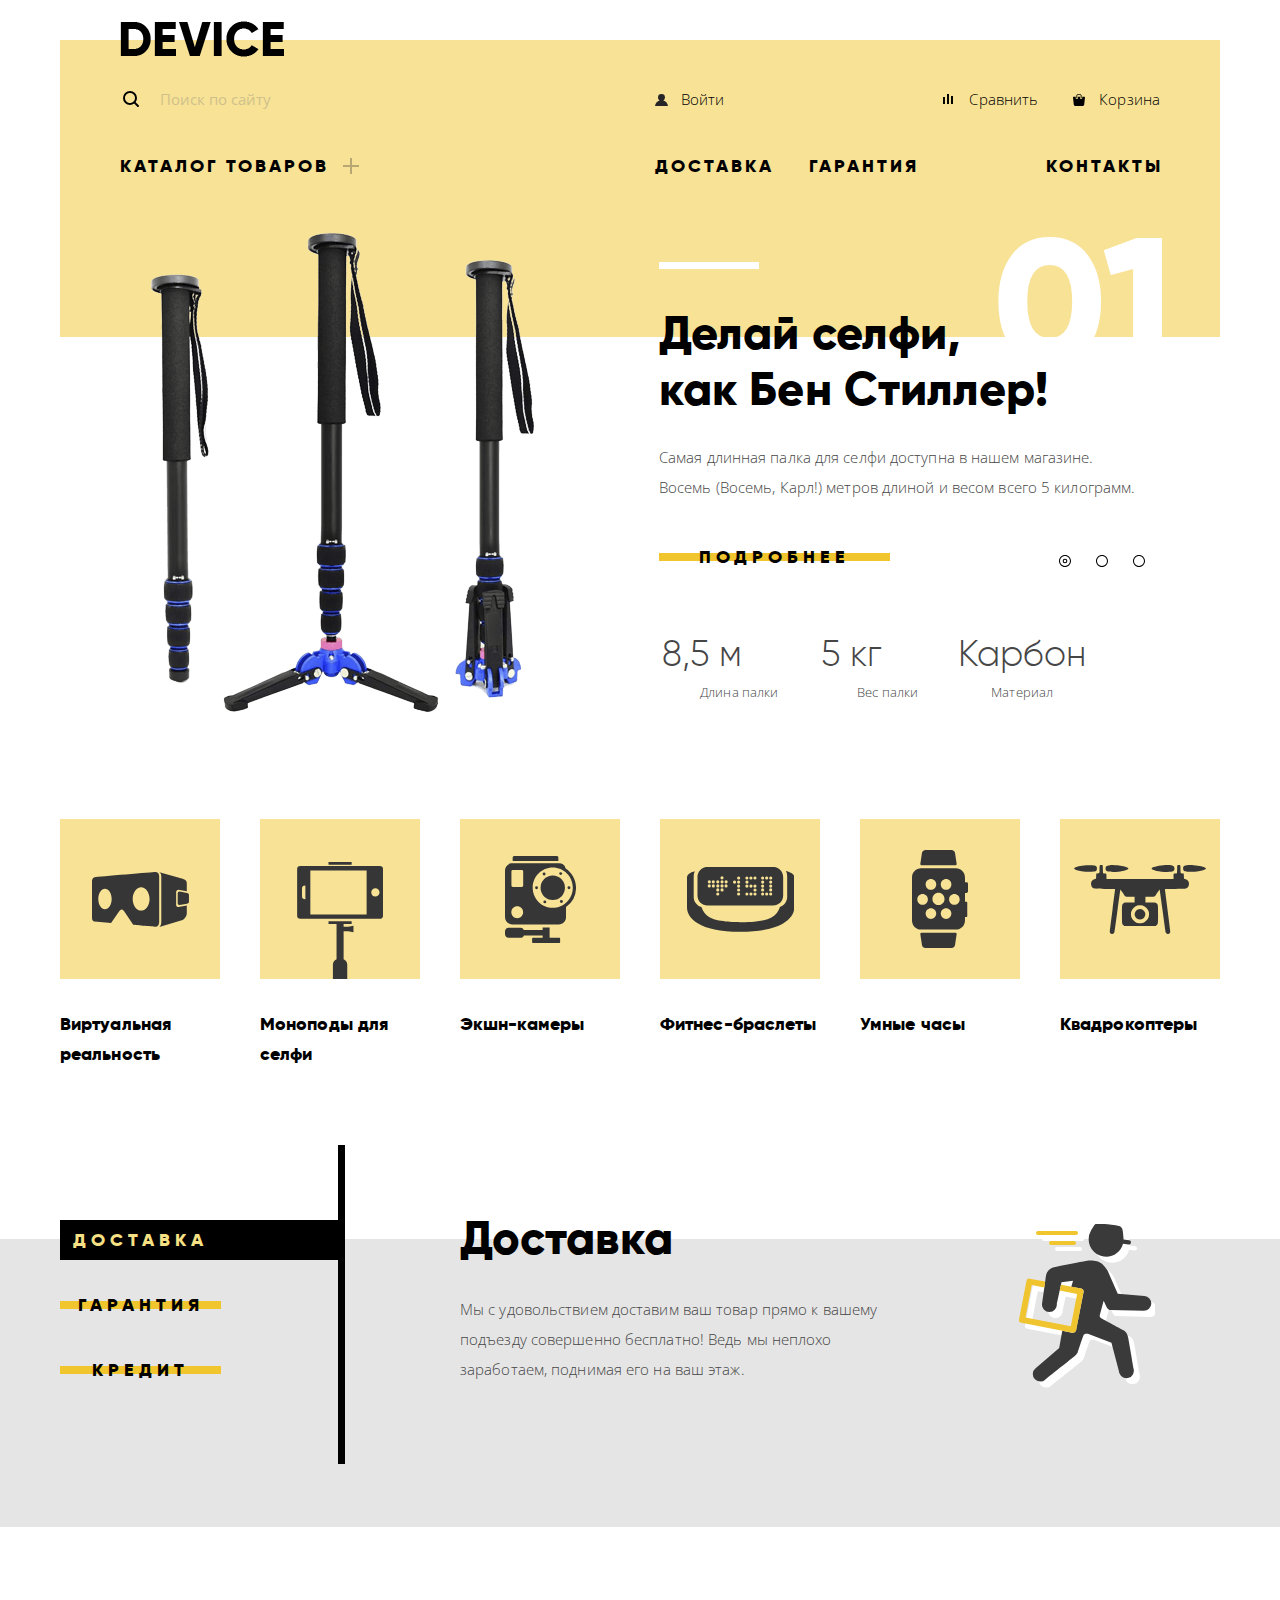
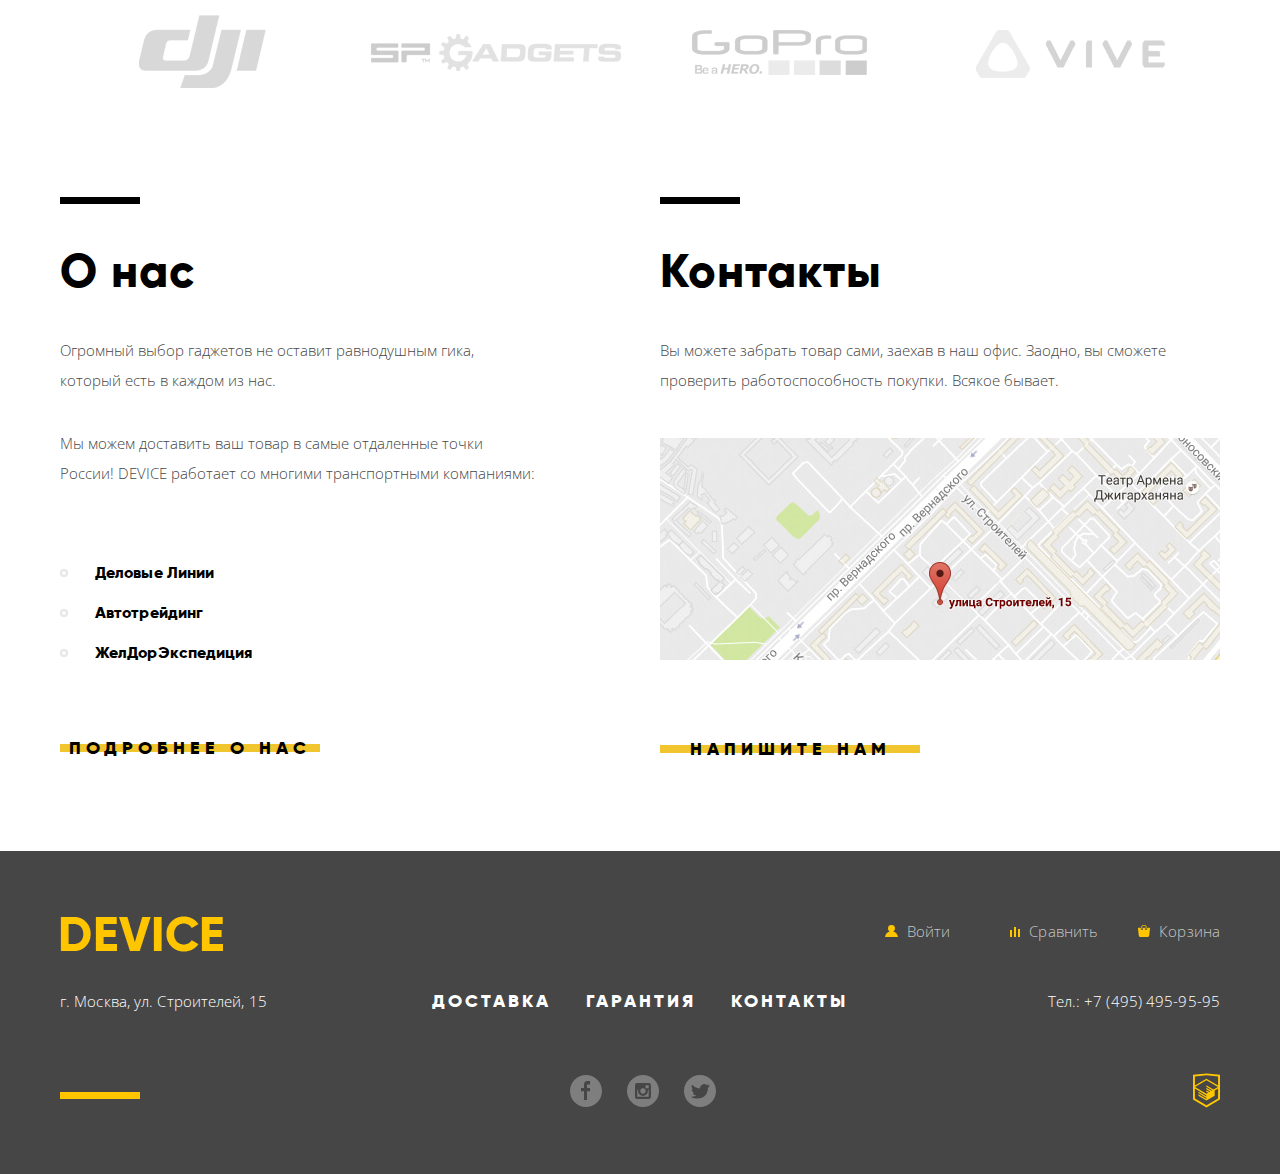
<file: index.html>
<!DOCTYPE html>
<html lang="ru">
  <head>
    <meta charset="utf-8">
    <title>HTML Academy: Девайс</title>
    <link href="https://fonts.googleapis.com/css?family=Open+Sans:300,400&amp;subset=cyrillic" rel="stylesheet">
    <link href="css/normalize.min.css" rel="stylesheet">
    <link href="css/style.min.css" rel="stylesheet">
  </head>
  <body>
      <header class="page-header">
          <div class="header-wrapper">
              <div class="page-header-logo">
                  <a class="logo"><img width="164" height="36" src="img/logo-device.png" alt="Device"></a>
              </div>
              <div class="user-navigation-wrapper">
                  <form class="search" action="https://echo.htmlacademy.ru" method="post">
                      <input type="search" placeholder="Поиск по сайту">
                      <button class="search-button" type="submit">Найти</button>
                  </form>
                  <div class="user-navigation">
                      <ul class="user-profile">
                          <li><a class="login" href="#login">Войти</a></li>
                      </ul>
                      <ul class="user-shop">
                          <li><a class="compare" href="#compare">Сравнить</a></li>
                          <li><a class="cart" href="#cart">Корзина</a></li>
                      </ul>
                  </div>
              </div>
              <div class="main-navigation-wrapper">
                <nav class="main-navigation">
                      <div class="submenu-link">
                          <a class="catalog-menu" href="catalog.html">Каталог товаров</a>
                          <div class="submenu">
                                  <div class="submenu-part">
                                      <a href="#virtual-reality">Виртуальная реальность</a>
                                      <a href="#monopods">Моноподы для селфи</a>
                                      <a href="#action-cameras">Экшн-камеры</a>
                                  </div>
                                  <div class="submenu-part">
                                      <a href="#fitness-bracelets">Фитнес-браслеты</a>
                                      <a href="#smart-watches">Умные часы</a>
                                  </div>
                                  <div class="submenu-part">
                                    <a href="#quadcopters">Квадрокоптеры</a>
                                  </div>
                          </div> 
                      </div>
                  <ul class="main-menu">
                      <li><a href="#delivery">Доставка</a></li>
                      <li><a href="#warranty">Гарантия</a></li>
                      <li><a href="#contacts">Контакты</a></li>
                  </ul>  
                </nav>
              </div>
          </div>
      </header>
      <main class="container">
          <h1 class="visually-hidden">Интернет-магазин гаджетов "Девайс"</h1>
          <div class="main-top-wrapper">
              <section class="promo-slider">
                  <div class="promo-slider-wrapper">
                      <h2 class="visually-hidden">Промо-слайдер с гаджетами</h2>
                      <input class="product-1 visually-hidden" type="radio" id="promo-item-1" name="toggle" checked>
                      <input class="product-2 visually-hidden" type="radio" id="promo-item-2" name="toggle">
                      <input class="product-3 visually-hidden" type="radio" id="promo-item-3" name="toggle">
                      <div class="promo-slider-controls">
                          <label class="promo-slider-controller" for="promo-item-1" aria-label="Первый слайд"></label>
                          <label class="promo-slider-controller" for="promo-item-2" aria-label="Второй слайд"></label>
                          <label class="promo-slider-controller" for="promo-item-3" aria-label="Третий слайд"></label>
                      </div>
                      <ul class="promo-slider-list">
                          <li class="promo-slide" id="promo-slide-item1">
                              <h3 class="visually-hidden">Палка для селфи</h3>
                              <div class="promo-slide-img">
                                  <img width="384" height="486" src="img/promo-slider-1.png" alt="Палка для селфи">
                              </div>
                              <div class="promo-slide-info">
                                  <b class="promo-slider-slogan">Делай селфи, <br> как Бен Стиллер!</b>
                                  <p class="promo-slider-text">Самая длинная палка для селфи доступна в нашем магазине. Восемь (Восемь, Карл!) метров длиной и весом всего 5 килограмм.
                                  </p>
                                  <a class="button" href="#">Подробнее</a>
                                  <div class="promo-slider-item-features">
                                      <h4 class="visually-hidden">Характеристики гаджета</h4>
                                      <table class="promo-slider-table">
                                          <tr>
                                              <td>8,5 м</td>
                                              <td>5 кг</td>
                                              <td>Карбон</td>
                                          </tr>
                                          <tr>
                                              <th>Длина палки</th>
                                              <th>Вес палки</th>
                                              <th>Материал</th>
                                          </tr>
                                      </table>
                                  </div>
                              </div>
                          </li>
                          <li class="promo-slide" id="promo-slide-item2">
                              <h3 class="visually-hidden">Фитнес-браслет</h3>
                              <div class="promo-slide-img">
                                <img width="345" height="485" src="img/promo-slider-2.png" alt="Фитнес-браслет">
                              </div>
                              <div class="promo-slide-info">
                                  <b class="promo-slider-slogan">Худеем <br>правильно!</b>
                                  <p class="promo-slider-text">Мотивирующие фитнес-браслеты помогут найти в себе силы 
                                    не пропускать занятия и соблюдать диету.
                                  </p>
                                  <a class="button" href="#">Подробнее</a>
                                  <div class="promo-slider-item-features">
                                      <h4 class="visually-hidden">Характеристики гаджета</h4>
                                      <table class="promo-slider-table">
                                          <tr>
                                              <td>48 часов</td>
                                          </tr>
                                          <tr>
                                              <th>Без подзарядки</th>
                                          </tr>
                                      </table>
                                  </div>
                              </div>
                          </li>
                          <li class="promo-slide" id="promo-slide-item3">
                              <h3 class="visually-hidden">Квадрокоптер с лазером</h3>
                              <div class="promo-slide-img">
                                <img width="526" height="334" src="img/promo-slider-3.png" alt="Квадрокоптер с лазером">
                              </div>
                              <div class="promo-slide-info">
                                  <b class="promo-slider-slogan">Порхает как бабочка, <br> жалит как пчела!</b>
                                  <p class="promo-slider-text">Этот обычный, на первый взгляд, квадрокоптер оснащен 
                                    мощным лазером, замаскированным под стандартную камеру.
                                  </p>
                                  <a class="button" href="#">Подробнее</a>
                                  <div class="promo-slider-item-features">
                                      <h4 class="visually-hidden">Характеристики гаджета</h4>
                                      <table class="promo-slider-table">
                                          <tr>
                                              <td>800 м</td>
                                              <td>50 м</td>
                                          </tr>
                                          <tr>
                                              <th>Дальность полёта</th>
                                              <th>Радиус поражения</th>
                                          </tr>
                                      </table>
                                  </div>
                              </div>
                          </li>
                      </ul>
                  </div>
             </section>
              <section class="popular">
                  <h2 class="visually-hidden">Популярные гаджеты</h2>
                  <ul class="popular-list">
                          <li>
                              <a class="popular-item vr" href="#virtual-reality">
                                  <span>Виртуальная реальность</span>
                              </a>
                          </li>
                          <li>
                              <a class="popular-item monopods" href="#monopods">
                                  <span>Моноподы для селфи</span>
                              </a>
                          </li>
                          <li>
                              <a class="popular-item action-cameras" href="#action-cameras">
                                  <span>Экшн-камеры</span>
                              </a>
                          </li>
                          <li>
                              <a class="popular-item fitness-bracelets" href="#fitness-bracelets">
                                  <span>Фитнес-браслеты</span>
                              </a>
                          </li>
                          <li>
                              <a class="popular-item smart-watches" href="#smart-watches">
                                  <span>Умные часы</span>
                              </a>
                          </li>
                          <li>
                              <a class="popular-item quadcopters" href="#quadcopters">
                                  <span>Квадрокоптеры</span>
                              </a>
                          </li>
                  </ul>
              </section>
          </div>
          <section class="services-slider">
              <h2 class="visually-hidden">Услуги</h2>
              <div class="services-wrapper">
                  <input class="services-slide-1 visually-hidden" type="radio" id="service-1" name="services-toggle" checked>
                  <input class="services-slide-2 visually-hidden" type="radio" id="service-2" name="services-toggle">
                  <input class="services-slide-3 visually-hidden" type="radio" id="service-3" name="services-toggle">
                  <ul class="services-slider-controls">
                      <li><label class="button control-button" for="service-1">Доставка</label></li>
                      <li><label class="button control-button" for="service-2">Гарантия</label></li>
                      <li><label class="button control-button" for="service-3">Кредит</label></li>
                  </ul>
                  <ul class="services-slider-list">
                      <li class="services-slide">
                          <h3><a href="#delivery">Доставка</a></h3>
                          <p>Мы с удовольствием доставим ваш товар прямо к вашему подъезду совершенно бесплатно! Ведь мы неплохо заработаем, поднимая его на ваш этаж.
                          </p>
                      </li>
                      <li class="services-slide">
                          <h3><a href="#warranty">Гарантия</a></h3>
                          <p>Если из-за возгорания купленного у нас товара у вас сгорит дом — не переживайте, мы выдадим вам новый.
                              <br>
                            Товар, не дом, конечно же.
                          </p>
                      </li>
                      <li  class="services-slide">
                          <h3><a href="#credit">Кредит</a></h3>
                          <p>Залезть в долговую яму стало проще! Кредитные консультанты подберут для вас наиболее выгодные 
                            условия кредита. Выгодные для нашего банка, разумеется.
                          </p>
                      </li>
                  </ul>
              </div>
          </section>
          <div class="main-bottom-wrapper">
              <section class="brands">
                  <h3 class="visually-hidden">Логотипы брендов</h3>
                  <ul class="brands-logo-list">
                      <li class="brands-logo-item"><a href="#"><img width="260" height="100" src="img/bw-logo-1.png" alt="dji"></a></li>
                      <li class="brands-logo-item"><a href="#"><img width="260" height="100" src="img/bw-logo-2.png" alt="SP gadgets"></a></li>
                      <li class="brands-logo-item"><a href="#"><img width="260" height="100" src="img/bw-logo-3.png" alt="GoPro"></a></li>
                      <li class="brands-logo-item"><a href="#"><img width="260" height="100" src="img/bw-logo-4.png" alt="vive"></a></li>
                  </ul>
              </section>
              <div class="info-wrapper">
                  <section class="about-us">
                      <h3>О нас</h3>
                      <p>Огромный выбор гаджетов не оставит равнодушным гика, который есть в каждом из нас.
                      </p>
                      <p>Мы можем доставить ваш товар в самые отдаленные точки России! DEVICE работает со многими транспортными компаниями:</p>
                      <ul class="transport">
                          <li>Деловые Линии</li>
                          <li>Автотрейдинг</li>
                          <li>ЖелДорЭкспедиция</li>
                      </ul>
                      <a class="button" href="#">Подробнее о нас</a>
                  </section>
                  <section class="contacts">
                      <h3>Контакты</h3>
                      <p>Вы можете забрать товар сами, заехав в наш офис. Заодно, вы сможете проверить работоспособность покупки. Всякое бывает.
                      </p>
                      <a class="map" href="map.html"><img width="560" height="222" src="img/map.jpg" alt="Карта офиса по адресу улица Строителей, 15"></a>
                      <a class="button write-us-button" href="write-us.html">Напишите нам</a>
                  </section>
              </div>
          </div>
      </main>
      <footer class="page-footer">
          <div class="page-footer-wrapper">
              <div class="page-footer-user-navigation">
                  <div class="page-footer-logo">
                      <a class="logo" href="#"><img width="163" height="36" src="img/footer-logo-device.png" alt="Device"></a>
                  </div>
                  <div class="footer-user-navigation">
                      <ul class="footer-user-profile">
                          <li><a class="footer-login" href="#login">
                                <svg xmlns="http://www.w3.org/2000/svg" width="13" height="12" viewBox="0 0 13 12"><path fill="#ffc600" d="M.032 12h12.937c-.163-2.643-2.074-4.837-4.671-5.543a3.47 3.47 0 0 0 1.687-2.972 3.485 3.485 0 0 0-6.97 0c0 1.264.68 2.361 1.688 2.972C2.106 7.163.194 9.357.032 12z"/></svg>
                                Войти
                              </a>
                          </li>
                      </ul>
                      <ul class="footer-user-shop">
                          <li><a class="footer-compare" href="#compare">
                                <svg xmlns="http://www.w3.org/2000/svg" width="10" height="10" viewBox="0 0 10 10"><path fill="#ffc600" d="M8 2h1.984v8H8zM0 3h1.984v7H0zM4 0h2v10H4z"/></svg>
                                Сравнить
                              </a>
                          </li>
                          <li>
                              <a class="footer-cart" href="#cart">
                                <svg xmlns="http://www.w3.org/2000/svg" width="12" height="12" viewBox="0 0 12 12"><path fill="#ffc600" d="M11.864 3.017a.429.429 0 0 0-.327-.154H9.225V4.09c0 .563-.484 1.022-1.08 1.022-.594 0-1.078-.458-1.078-1.022V2.863H4.909V4.09c0 .563-.485 1.022-1.08 1.022-.595 0-1.078-.458-1.078-1.022V2.863H.438a.43.43 0 0 0-.327.154.472.472 0 0 0-.108.358l.776 7.134c.015.806.642 1.455 1.411 1.455h7.595c.77 0 1.396-.649 1.411-1.455l.776-7.134a.476.476 0 0 0-.108-.358z"/><path fill="#ffc600" d="M3.829 4.499c.239 0 .433-.184.433-.409V1.84c0-.632.672-1.022 1.295-1.022h1.079c.655 0 1.078.401 1.078 1.022v2.25c0 .225.194.409.431.409.239 0 .433-.184.433-.409V1.84C8.577.773 7.761 0 6.636 0H5.557c-1.19 0-2.159.826-2.159 1.84v2.25c0 .225.194.409.431.409z"/></svg>
                                Корзина
                              </a>
                          </li>
                      </ul>
                  </div>
              </div>
              <div class="page-footer-contacts">
                  <p class="page-footer-address">г. Москва, ул. Строителей, 15</p>
                  <ul class="page-footer-menu">
                      <li><a href="#delivery">Доставка</a></li>
                      <li><a href="#warranty">Гарантия</a></li>
                      <li><a href="#contacts">Контакты</a></li>
                  </ul>
                  <p class="page-footer-tel">Тел.: +7 (495) 495-95-95</p>
              </div>
              <div class="page-footer-links">
                  <div class="page-footer-social">
                      <ul>
                          <li><a class="social-button fb" href="#" aria-label="Фейсбук"></a></li>
                          <li><a class="social-button inst" href="#" aria-label="Инстаграм"></a></li>
                          <li><a class="social-button tw" href="#" aria-label="Твиттер"></a></li>
                      </ul>
                  </div>
                  <a class="copyright" href="https://htmlacademy.ru/intensive/htmlcss">
                      <img width="27" height="35" src="img/logo-html.svg" alt="HTML Academy">
                  </a>
              </div>
          </div>
      </footer>
      
      <section class="modal-write-us">
          <h2 class="visually-hidden">Напишите нам</h2>
          <form class="write-us-form" action="https://echo.htmlacademy.ru" method="post">
              <p class="write-us-item">
                  <label for="write-us-name">Ваше имя:</label><br>
                  <input id="write-us-name" type="text" name="user-name" placeholder="Имя Фамилия">
              </p>
              <p class="write-us-item">
                  <label for="write-us-email">Ваш e-mail:</label><br>
                  <input id="write-us-email" type="email" name="email" placeholder="email@example.com">
              </p>
              <p class="write-us-item letter">
                  <label for="write-us-letter">Текст письма</label><br>
                  <textarea class="letter" id="write-us-letter" name="letter" placeholder="В свободной форме"></textarea>
              </p>
              <button class="button" type="submit">Отправить</button>
          </form>
          <button class="modal-close" type="button"><span class="visually-hidden">Закрыть</span></button>
      </section>
      <section class="modal-map">
          <h2 class="visually-hidden">Карта</h2>
          <iframe src="https://yandex.ru/map-widget/v1/-/CBqAv0bccD"></iframe>
          <button class="modal-close" type="button"><span class="visually-hidden">Закрыть</span></button>
      </section>
      <script src="js/script.min.js"></script>
  </body>
</html>
</file>
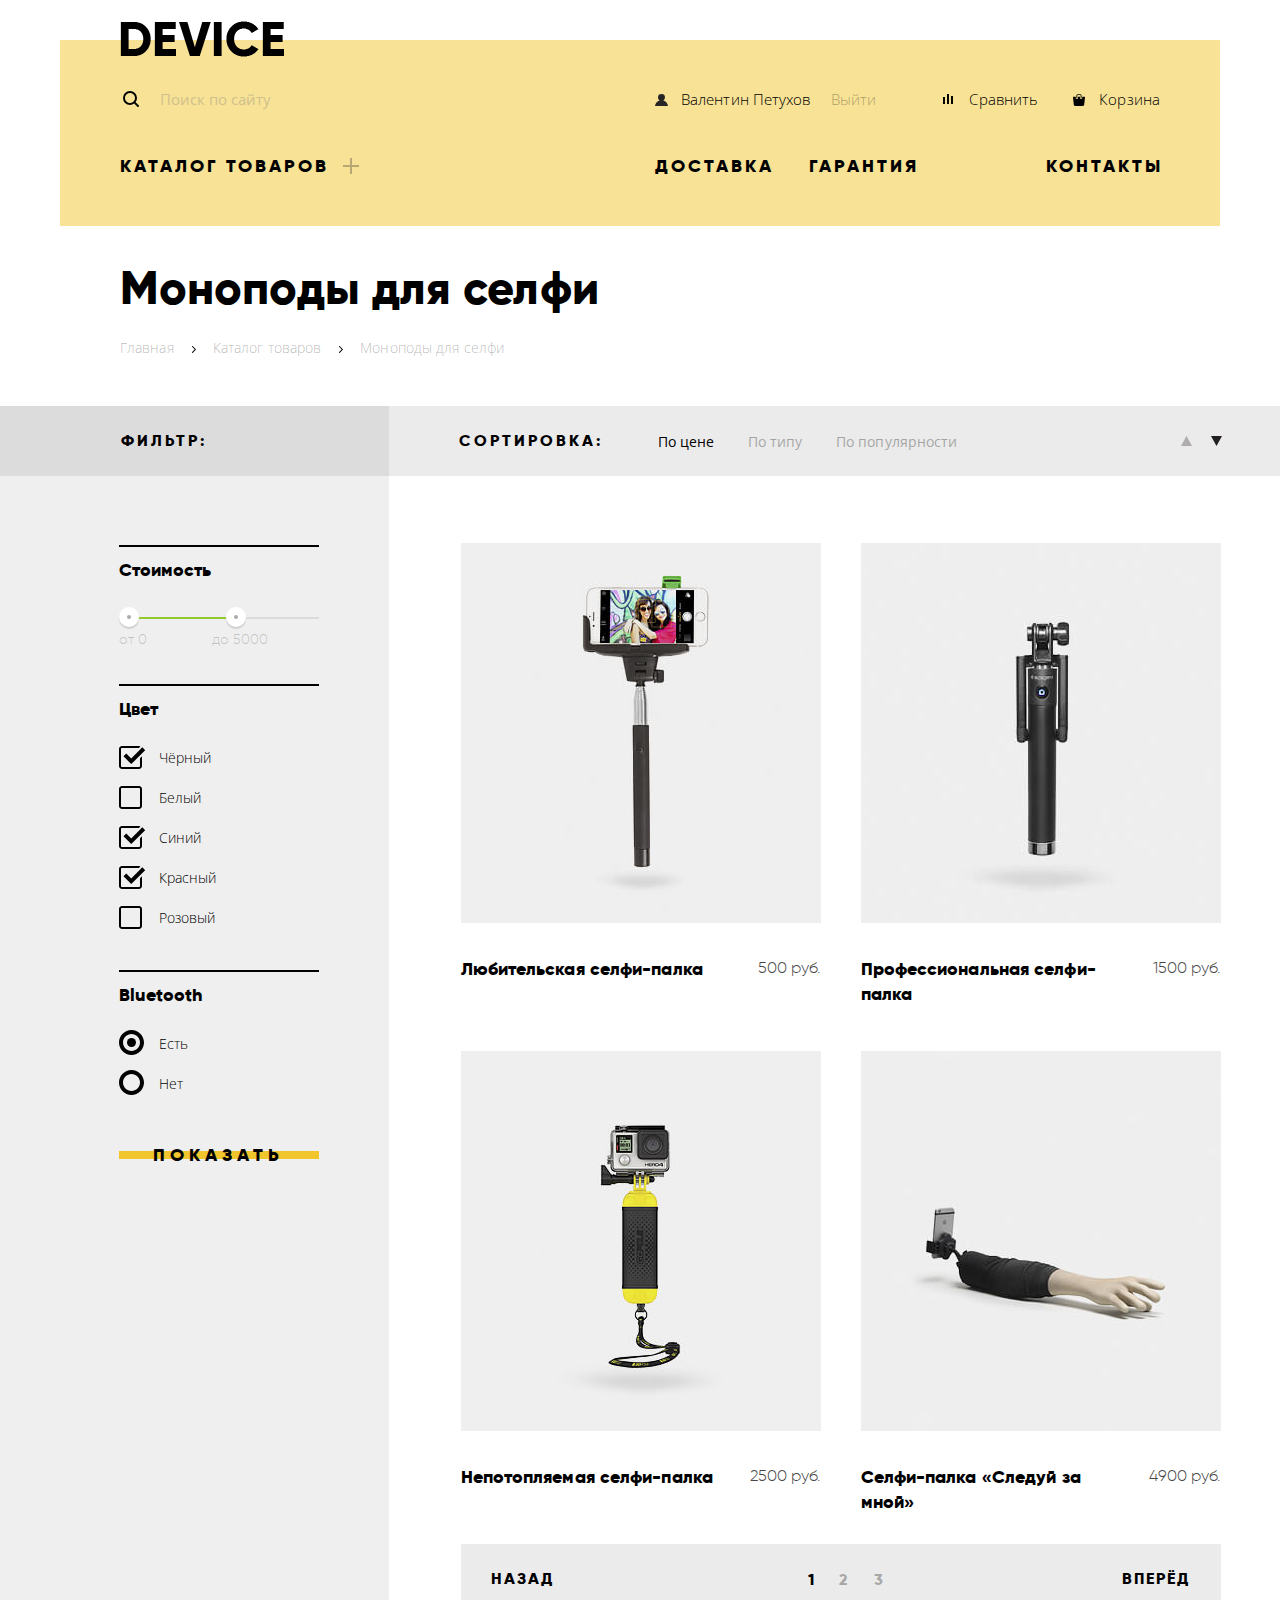
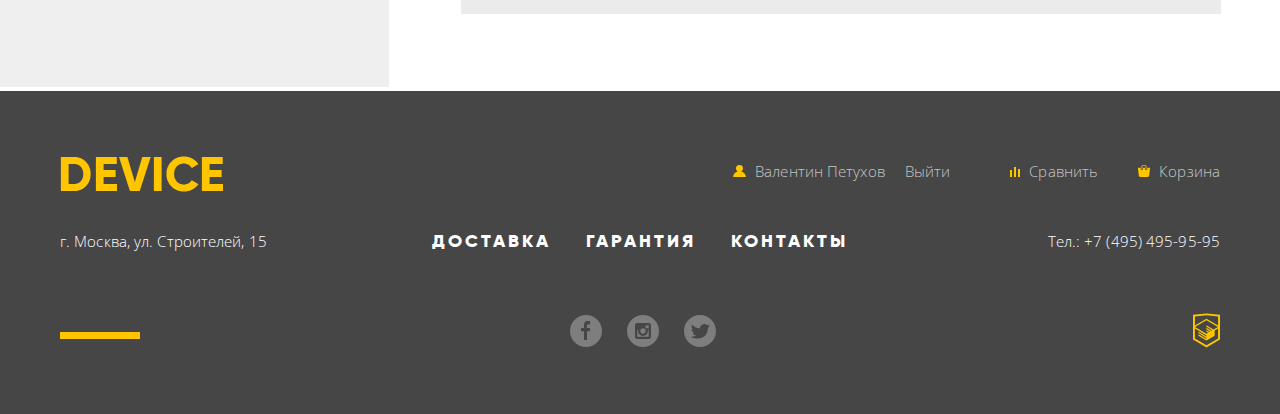
<file: catalog.html>
<!DOCTYPE html>
<html lang="ru">
  <head>
    <meta charset="utf-8">
    <title>HTML Academy: Девайс</title>
    <link href="https://fonts.googleapis.com/css?family=Open+Sans:300,400&amp;subset=cyrillic" rel="stylesheet">
    <link href="css/normalize.min.css" rel="stylesheet">
    <link href="css/style.min.css" rel="stylesheet">
  </head>
  <body>
      <header class="page-header">
          <div class="header-wrapper">
              <div class="page-header-logo">
                  <a class="logo" href="index.html"><img width="164" height="36" src="img/logo-device.png" alt="Device"></a>
              </div>
              <div class="user-navigation-wrapper">
                  <form class="search" action="https://echo.htmlacademy.ru" method="post">
                      <input type="search" placeholder="Поиск по сайту">
                      <button class="search-button" type="submit">Найти</button>
                  </form>
                  <div class="user-navigation">
                      <ul class="user-profile">
                          <li><a class="login" href="#profile">Валентин Петухов</a></li>
                          <li><a class="logout" href="#logout">Выйти</a></li>
                      </ul>
                      <ul class="user-shop">
                          <li><a class="compare" href="#compare">Сравнить</a></li>
                          <li><a class="cart" href="#cart">Корзина</a></li>
                      </ul>
                  </div>
              </div>
              <div class="main-navigation-wrapper">
                <nav class="main-navigation">
                  <div class="submenu-link">
                          <a class="catalog-menu" href="catalog.html">Каталог товаров</a>
                          <div class="submenu">
                                  <div class="submenu-part">
                                      <a href="#virtual-reality">Виртуальная реальность</a>
                                      <a href="#monopods">Моноподы для селфи</a>
                                      <a href="#action-cameras">Экшн-камеры</a>
                                  </div>
                                  <div class="submenu-part">
                                      <a href="#fitness-bracelets">Фитнес-браслеты</a>
                                      <a href="#smart-watches">Умные часы</a>
                                  </div>
                                  <div class="submenu-part">
                                    <a href="#quadcopters">Квадрокоптеры</a>
                                  </div>
                          </div> 
                  </div>
                  <ul class="main-menu">
                      <li><a href="#delivery">Доставка</a></li>
                      <li><a href="#warranty">Гарантия</a></li>
                      <li><a href="#contacts">Контакты</a></li>
                  </ul>  
                </nav>
              </div>
          </div>
      </header>
      <main class="container">
          <div class="breadcrumbs-wrapper">
              <h1 class="page-title">Моноподы для селфи</h1>
              <ul class="breadcrumbs">
                  <li><a href="index.html">Главная</a></li>
                  <li><a href="catalog.html">Каталог товаров</a></li>
                  <li class="breadcrumbs-current"><a href="#">Моноподы для селфи</a></li>
              </ul>
          </div>
          <div class="inner-page-wrapper">
              <section class="filters">
                  <div class="filters-header">
                      <h2>Фильтр:</h2>
                  </div>
                  <div class="filters-main">
                      <form action="https://echo.htmlacademy.ru" method="get">
                          <div class="filters-item price">
                              <fieldset>
                                  <legend>Стоимость</legend>
                                  <div class="range-controls">
                                        <div class="scale">
                                          <div class="bar"></div>
                                        </div>
                                        <div class="toggle toggle-min"></div>
                                        <div class="toggle toggle-max"></div>
                                  </div>
                                  <div class="price-controls">
                                    <label class="min-price">от <input name="min-price" type="text" value="0"></label>
                                    <label class="max-price">до <input name="max-price" type="text" value="5000"></label>
                                  </div>
                              </fieldset>
                          </div>
                          <div class="filters-item">
                              <fieldset>
                                  <legend>Цвет</legend>
                                  <ul class="filters-item-list">
                                      <li>
                                          <input class="visually-hidden input-checkbox" type="checkbox" name="black" id="filter-black" checked>
                                          <label for="filter-black">Чёрный</label>
                                      </li>
                                      <li>
                                          <input class="visually-hidden input-checkbox" type="checkbox" name="white" id="filter-white">
                                          <label for="filter-white">Белый</label>
                                      </li>
                                      <li>
                                          <input class="visually-hidden input-checkbox" type="checkbox" name="blue" id="filter-blue" checked>
                                          <label for="filter-blue">Синий</label>
                                      </li>
                                      <li>
                                          <input class="visually-hidden input-checkbox" type="checkbox" name="red" id="filter-red" checked>
                                          <label for="filter-red">Красный</label>
                                      </li>
                                      <li>
                                          <input class="visually-hidden input-checkbox" type="checkbox" name="pink" id="filter-pink">
                                          <label for="filter-pink">Розовый</label>
                                      </li>
                                  </ul>
                              </fieldset>
                          </div>
                          <div class="filters-item">
                              <fieldset>
                                  <legend>Bluetooth</legend>
                                  <ul class="filters-item-list">
                                      <li>
                                          <input class="visually-hidden input-radio" type="radio" name="bluetooth" value="yes" id="filter-with-bluetooth" checked>
                                          <label for="filter-with-bluetooth">Есть</label>
                                      </li>
                                      <li>
                                          <input class="visually-hidden input-radio" type="radio" name="bluetooth" value="no" id="filter-without-bluetooth">
                                          <label for="filter-without-bluetooth">Нет</label>
                                      </li>
                                  </ul>
                              </fieldset>
                          </div>
                          <button class="button" type="submit">Показать</button>
                      </form>
                  </div>
              </section>
              <div class="catalog-wrapper">
                  <section class="sort-by">
                      <div class="sort-by-header">
                          <h2>Сортировка:</h2>
                      </div>
                      <ul class="sort-by-list">
                          <li class="sort-by-price"><a class="current" href="#">По цене</a></li>
                          <li class="sort-by-type"><a href="#">По типу</a></li>
                          <li class="sort-by-popularity"><a href="#">По популярности</a></li>
                      </ul>
                      <ul class="sort-dir">
                          <li>
                              <a class="dir-up" href="#" aria-label="От меньшего к большему"></a>
                          </li>
                          <li>
                              <a class="dir-down current" href="#" aria-label="От большего к меньшему"></a>
                          </li>
                      </ul>
                  </section>
                  <section class="catalog">
                      <ul class="catalog-list">
                          <li class="catalog-item">
                              <div class="catalog-item-info">
                                  <h3 class="catalog-item-title">
                                    <a href="item.html">Любительская селфи-палка</a>
                                  </h3>
                                  <b class="catalog-item-price">500 руб.</b>
                              </div>
                              <div class="catalog-item-img">
                                  <img width="360" height="380" src="img/item-1.jpg" alt="Любительская селфи-палка">
                                  <div class="catalog-item-controls">
                                      <button class="button add-to-cart">В корзину</button>
                                      <button class="add-to-compare">Добавить к сравнению</button>
                                  </div>
                              </div>
                          </li>
                          <li class="catalog-item">
                              <div class="catalog-item-info">
                                  <h3 class="catalog-item-title">
                                      <a href="item.html">Профессиональная селфи-палка </a>
                                  </h3>
                                  <b class="catalog-item-price">1500 руб.</b>
                              </div>
                              <div class="catalog-item-img">
                                <img width="360" height="380" src="img/item-2.jpg" alt="Профессиональная селфи-палка ">
                                  <div class="catalog-item-controls">
                                      <button class="button add-to-cart">В корзину</button>
                                      <button class="add-to-compare">Добавить к сравнению</button>
                                  </div>
                              </div>
                          </li>
                          <li class="catalog-item">
                              <div class="catalog-item-info">
                                  <h3 class="catalog-item-title">
                                      <a href="item.html">Непотопляемая селфи-палка</a>
                                  </h3>
                                  <b class="catalog-item-price">2500 руб.</b>
                              </div>
                              <div class="catalog-item-img">
                                <img width="360" height="380" src="img/item-3.jpg" alt="Непотопляемая селфи-палка">
                                <div class="catalog-item-controls">
                                      <button class="button add-to-cart">В корзину</button>
                                      <button class="add-to-compare">Добавить к сравнению</button>
                                  </div>
                              </div>
                          </li>
                          <li class="catalog-item new">
                              <div class="catalog-item-info">
                                  <h3 class="catalog-item-title">
                                      <a href="item.html">Селфи-палка «Следуй за мной»</a>
                                  </h3>
                                  <b class="catalog-item-price">4900 руб.</b>
                              </div>
                              <div class="catalog-item-img">
                                <img width="360" height="380" src="img/item-4.jpg" alt="Селфи-палка «Следуй за мной»">
                                <div class="catalog-item-controls">
                                      <button class="button add-to-cart">В корзину</button>
                                      <button class="add-to-compare">Добавить к сравнению</button>
                                  </div>
                              </div>
                          </li>
                      </ul>
                      <section class="pagination">
                          <h2 class="visually-hidden">Нумерация страниц</h2>
                          <a class="button backward" href="#">Назад</a>
                          <ul class="pagination-list">
                              <li class="pagination-item"><a class="current">1</a></li>
                              <li class="pagination-item"><a href="#">2</a></li>
                              <li class="pagination-item"><a href="#">3</a></li>
                          </ul>
                          <a class="button forward" href="#">Вперёд</a>
                      </section>
                  </section>
              </div>
          </div>
      </main>
      <footer class="page-footer">
          <div class="page-footer-wrapper">
              <div class="page-footer-user-navigation">
                  <div class="page-footer-logo">
                      <a class="logo" href="index.html"><img width="163" height="36" src="img/footer-logo-device.png" alt="Device"></a>
                  </div>
                  <div class="footer-user-navigation">
                      <ul class="footer-user-profile">
                          <li><a class="footer-login" href="#profile">
                                <svg xmlns="http://www.w3.org/2000/svg" width="13" height="12" viewBox="0 0 13 12"><path fill="#ffc600" d="M.032 12h12.937c-.163-2.643-2.074-4.837-4.671-5.543a3.47 3.47 0 0 0 1.687-2.972 3.485 3.485 0 0 0-6.97 0c0 1.264.68 2.361 1.688 2.972C2.106 7.163.194 9.357.032 12z"/></svg>
                                Валентин Петухов
                              </a>
                          </li>
                          <li><a class="logout" href="#logout">Выйти</a></li>
                      </ul>
                      <ul class="footer-user-shop">
                          <li><a class="footer-compare" href="#compare">
                                <svg xmlns="http://www.w3.org/2000/svg" width="10" height="10" viewBox="0 0 10 10"><path fill="#ffc600" d="M8 2h1.984v8H8zM0 3h1.984v7H0zM4 0h2v10H4z"/></svg>
                                Сравнить
                              </a>
                          </li>
                          <li>
                              <a class="footer-cart" href="#cart">
                                <svg xmlns="http://www.w3.org/2000/svg" width="12" height="12" viewBox="0 0 12 12"><path fill="#ffc600" d="M11.864 3.017a.429.429 0 0 0-.327-.154H9.225V4.09c0 .563-.484 1.022-1.08 1.022-.594 0-1.078-.458-1.078-1.022V2.863H4.909V4.09c0 .563-.485 1.022-1.08 1.022-.595 0-1.078-.458-1.078-1.022V2.863H.438a.43.43 0 0 0-.327.154.472.472 0 0 0-.108.358l.776 7.134c.015.806.642 1.455 1.411 1.455h7.595c.77 0 1.396-.649 1.411-1.455l.776-7.134a.476.476 0 0 0-.108-.358z"/><path fill="#ffc600" d="M3.829 4.499c.239 0 .433-.184.433-.409V1.84c0-.632.672-1.022 1.295-1.022h1.079c.655 0 1.078.401 1.078 1.022v2.25c0 .225.194.409.431.409.239 0 .433-.184.433-.409V1.84C8.577.773 7.761 0 6.636 0H5.557c-1.19 0-2.159.826-2.159 1.84v2.25c0 .225.194.409.431.409z"/></svg>
                                Корзина
                              </a>
                          </li>
                      </ul>
                  </div>
              </div>
              <div class="page-footer-contacts">
                  <p class="page-footer-address">г. Москва, ул. Строителей, 15</p>
                  <ul class="page-footer-menu">
                      <li><a href="delivery.html">Доставка</a></li>
                      <li><a href="warranty.html">Гарантия</a></li>
                      <li><a href="contacts.html">Контакты</a></li>
                  </ul>
                  <p class="page-footer-tel">Тел.: +7 (495) 495-95-95</p>
              </div>
              <div class="page-footer-links">
                  <div class="page-footer-social">
                      <ul>
                          <li><a class="social-button fb" href="#" aria-label="Фейсбук"></a></li>
                          <li><a class="social-button inst" href="#" aria-label="Инстаграм"></a></li>
                          <li><a class="social-button tw" href="#" aria-label="Твиттер"></a></li>
                      </ul>
                  </div>
                  <a class="copyright" href="https://htmlacademy.ru/intensive/htmlcss">
                      <img width="27" height="35" src="img/logo-html.svg" alt="HTML Academy">
                  </a>
              </div>
          </div>
      </footer>
   </body>
</html>
</file>
<file: css/style.min.css>
.search::before,.user-navigation a::before{background-repeat:no-repeat;background-position:center}.catalog-item,.catalog-item-controls,.catalog-wrapper,.filters,.header-wrapper,.main-bottom-wrapper,.main-top-wrapper,.services-slide,.submenu-part{-webkit-box-orient:vertical;-webkit-box-direction:normal}.brands-logo-list,.breadcrumbs,.catalog-list,.filters-item-list,.pagination-list,.popular-list,.promo-slider-list,.services-slider-controls,.services-slider-list,.sort-by-list,.sort-dir,.transport{list-style:none}@font-face{font-family:"Gilroy ExtraBold";src:local("Gilroy-ExtraBold"),url(../fonts/gilroyextrabold.woff2) format("woff2");font-weight:400;font-style:normal}@font-face{font-family:"Gilroy Light";src:local("Gilroy-Light"),url(../fonts/gilroylight.woff2) format("woff2");font-weight:400;font-style:normal}body{margin:0;padding:0;min-width:1200px;font-family:"Open Sans",Arial,sans-serif;font-size:15px;line-height:30px;font-weight:300;color:#464646;letter-spacing:.1px}a{text-decoration:none}.visually-hidden{position:absolute;width:1px;height:1px;margin:-1px;border:0;padding:0;clip:rect(0 0 0 0);overflow:hidden}.page-header{margin-top:40px;padding:0 20px}.header-wrapper{display:-webkit-box;display:-ms-flexbox;display:flex;-ms-flex-direction:column;flex-direction:column;width:1160px;min-height:186px;margin:auto;background-color:#f7e296}.page-header-logo{margin-top:-19px;padding-left:60px}.logo:hover{opacity:.6}.logo:active{opacity:.3}.user-navigation-wrapper{display:-webkit-box;display:-ms-flexbox;display:flex;-webkit-box-pack:justify;-ms-flex-pack:justify;justify-content:space-between;padding:8px 60px 0;margin-bottom:28px}.search{display:-webkit-box;display:-ms-flexbox;display:flex;position:relative;width:440px;padding:0}.search-button::after,.search::before{position:absolute;content:""}.search::before{top:17px;left:3px;display:block;width:16px;height:16px;background-image:url(../img/search.svg)}.search input[type=search]{-webkit-box-sizing:border-box;box-sizing:border-box;background-color:#f7e296;border:none;width:355px;height:49px;margin:0;padding:0 0 0 40px}.services-slider-controls,.submenu,.transport li::before{-webkit-box-sizing:border-box}.search input[type=search]:focus{outline:0}.search input[type=search]::-webkit-input-placeholder{opacity:.3}.search input[type=search]:hover::-webkit-input-placeholder{opacity:.6}.search input[type=search]:focus::-webkit-input-placeholder{opacity:1}.search input[type=search]::-moz-placeholder{opacity:.3}.search input[type=search]:hover::-moz-placeholder{opacity:.6}.search input[type=search]:focus::-moz-placeholder{opacity:1}.search input[type=search]:-ms-input-placeholder{opacity:.3}.search input[type=search]:hover:-ms-input-placeholder{opacity:.6}.search input[type=search]:focus:-ms-input-placeholder{opacity:1}.search-button{display:none;width:85px;height:49px;background-color:#f7e296;border:2px solid #000;margin:0}.search-button::after{bottom:0;left:0;width:100%;height:2px;background-color:#000}.search input[type=search]:focus+.search-button{display:block}.search input[type=search]:focus+.search-button:hover,.search-button:focus,.search-button:hover{display:block;background-color:#000;color:#fff}.search input[type=search]:focus+.search-button:active,.search-button:active{display:block;background-color:#000;color:rgba(255,255,255,.3);outline:0}.user-navigation,.user-profile{display:-webkit-box;display:-ms-flexbox;margin:0}.main-menu,.user-profile,.user-shop{list-style:none;margin:0;padding:0}.user-navigation{display:flex;-webkit-box-pack:justify;-ms-flex-pack:justify;justify-content:space-between;-webkit-box-align:center;-ms-flex-align:center;align-items:center;width:540px}.user-profile{display:flex;-webkit-box-pack:start;-ms-flex-pack:start;justify-content:flex-start;-webkit-box-align:center;-ms-flex-align:center;align-items:center}.user-shop{display:-webkit-box;display:-ms-flexbox;display:flex;-webkit-box-pack:justify;-ms-flex-pack:justify;justify-content:space-between;-webkit-box-align:center;-ms-flex-align:center;align-items:center;margin:0}.user-navigation li{margin-left:35px}.user-navigation li:first-child{-webkit-box-flex:1;-ms-flex-positive:1;flex-grow:1}.user-profile li:not(:first-child){margin-left:20px}.main-menu a,.submenu a,.user-navigation a{color:#000}.user-navigation a{position:relative;padding-left:26px}.user-profile .logout{opacity:.3;padding:0}.user-navigation a::before{content:"";position:absolute;top:5px;left:0;display:block}.main-navigation,.submenu-link{position:relative}.user-profile .login::before{width:13px;height:12px;background-image:url(../img/user.svg)}.user-shop .compare::before{width:10px;height:10px;background-image:url(../img/compare.svg)}.user-shop .cart::before{width:12px;height:12px;background-image:url(../img/cart.svg)}.user-navigation a:hover::before{opacity:.8}.user-profile .login:hover::before{opacity:.6}.popular-item:active::after,.user-navigation a:active::before{opacity:.3}.main-navigation{display:-webkit-box;display:-ms-flexbox;display:flex;-webkit-box-pack:justify;-ms-flex-pack:justify;justify-content:space-between;margin:0;padding:0 60px}.submenu{display:none;box-sizing:border-box;position:absolute;z-index:2;top:24px;left:-60px;width:1160px;min-height:160px;padding:24px 60px 30px;background-color:#f7e296}.submenu-link:hover .submenu{display:-webkit-box;display:-ms-flexbox;display:flex}.main-menu,.submenu-part{display:-webkit-box;display:-ms-flexbox}.submenu-part{display:flex;-ms-flex-direction:column;flex-direction:column;min-width:200px}.submenu-part:first-child{margin-right:40px}.submenu-part a{display:block;line-height:36px}.catalog-menu,.main-menu a{font-size:18px;line-height:24px;letter-spacing:3px;color:#000;font-family:"Gilroy ExtraBold",Arial,sans-serif;text-transform:uppercase}.catalog-menu{position:relative}.catalog-menu::after{content:"";position:absolute;top:3px;right:-30px;width:16px;height:16px;background-image:url(../img/plus.svg);opacity:.3}.promo-slide::after,.promo-slider-wrapper::before{content:"";top:-15px}.page-header a:hover{color:rgba(0,0,0,.6)}.page-header a:active{color:rgba(0,0,0,.3)}.main-menu{display:flex;-webkit-box-pack:start;-ms-flex-pack:start;justify-content:flex-start;width:540px;padding:0}.main-menu li{margin-left:35px}.main-menu li:last-child{margin-right:-3px;margin-left:auto}.main-top-wrapper{display:-webkit-box;display:-ms-flexbox;display:flex;-ms-flex-direction:column;flex-direction:column;width:1160px;margin:auto;padding:0 20px}.promo-slider{position:relative;margin-top:-12px}.promo-slider-wrapper{position:relative;width:1160px;margin:auto;z-index:1}.promo-slider-wrapper::before{position:absolute;left:0;width:1160px;height:123px;background-color:#f7e296}.promo-slider-list{padding:0 60px}.promo-slide{display:none;-webkit-box-pack:justify;-ms-flex-pack:justify;justify-content:space-between;position:relative;z-index:2;min-height:495px}.promo-slide::after{font-family:"Gilroy ExtraBold",Arial,sans-serif;font-size:180px;line-height:180px;color:#fff;position:absolute;right:-15px}.button,.promo-slider-slogan{font-family:"Gilroy ExtraBold",Arial,sans-serif;color:#000}.promo-slide:nth-child(1)::after{content:"01"}.promo-slide:nth-child(2)::after{content:"02"}.promo-slide:nth-child(3)::after{content:"03"}.button::before,.promo-slide-info::before{content:"";left:0}.promo-slide-img{margin-right:auto;padding-left:30px}.promo-slide:nth-of-type(2) .promo-slide-img{padding-left:50px}.promo-slide:nth-of-type(3) .promo-slide-img{margin-left:-30px;padding-left:0;padding-top:65px}.promo-slide-info{position:relative;z-index:3;width:501px;padding-top:76px}.promo-slide-info::before{position:absolute;top:33px;width:100px;height:7px;background-color:#fff}.promo-slider-slogan{font-size:47px;line-height:56px}.promo-slider-text{margin-top:25px;margin-bottom:40px;width:480px;letter-spacing:.1px}.button{position:relative;z-index:2;display:-webkit-inline-box;display:-ms-inline-flexbox;display:inline-flex;-webkit-box-pack:center;-ms-flex-pack:center;justify-content:center;-webkit-box-align:center;-ms-flex-align:center;align-items:center;font-size:18px;line-height:24px;text-transform:uppercase;letter-spacing:5px;background-color:transparent;border:none;padding:0 40px}.button::before{position:absolute;top:calc(50% - 4px);z-index:-1;width:100%;height:8px;background-color:#f0c52e}.button:hover::before{top:calc(50% - 20px);height:40px}.button:active{background-color:#f0c52e;color:rgba(0,0,0,.3);outline:0}.promo-slider-table{margin-top:55px;padding:0}.promo-slider-table th{font-size:13px;line-height:20px;font-weight:300}.promo-slider-table td{font-family:"Gilroy Light",Arial,sans-serif;font-size:36px;line-height:48px;padding-right:75px}.promo-slider-table td:last-child{padding:0}.promo-slider-controls{position:absolute;z-index:3;right:75px;bottom:150px;margin:0;padding:0}.promo-slider-controller{display:inline-block;vertical-align:middle;background:url(../img/slider-button-empty.svg) 100% no-repeat;background-size:contain;width:12px;height:12px;margin-left:21px;padding:0;cursor:pointer}.product-1:checked~.promo-slider-list .promo-slide:nth-child(1),.product-2:checked~.promo-slider-list .promo-slide:nth-child(2),.product-3:checked~.promo-slider-list .promo-slide:nth-child(3){display:-webkit-box;display:-ms-flexbox;display:flex}.popular-list,.services-wrapper{display:-webkit-box;display:-ms-flexbox}.product-1:checked~.promo-slider-controls label[for=promo-item-1],.product-2:checked~.promo-slider-controls label[for=promo-item-2],.product-3:checked~.promo-slider-controls label[for=promo-item-3]{background:url(../img/slider-button.svg) 100% no-repeat;background-size:contain}.popular{width:1160px;margin:80px auto auto;padding:0}.popular-list{display:flex;-ms-flex-wrap:wrap;flex-wrap:wrap;padding:0;margin:0}.popular-list li{-ms-flex-preferred-size:160px;flex-basis:160px;margin:0 40px 0 0;padding:0}.popular-list li:nth-child(6n){margin-right:0}.popular-list span{font-family:"Gilroy ExtraBold",Arial,sans-serif;font-size:18px;line-height:24px;color:#000}.info-wrapper h3,.services-slide a{font-size:47px;line-height:48px}.popular-item{position:relative;display:block;padding-top:190px}.popular-item::after,.popular-item::before{position:absolute;top:0;display:block;width:160px;height:160px;content:"";left:0}.popular-item::before{z-index:-2;background-color:rgba(240,197,46,.5)}.popular-item:hover::before{background-color:#f0c52e}.popular-item::after{background-repeat:no-repeat;background-position:center}.vr::after{background-image:url(../img/popular-1.svg)}.monopods::after{background-image:url(../img/popular-2.svg);background-position:bottom}.modal-close,.modal-map,.services-slide::after,.social-button{background-position:center;background-repeat:no-repeat}.action-cameras::after{background-image:url(../img/popular-3.svg)}.fitness-bracelets::after{background-image:url(../img/popular-4.svg)}.smart-watches::after{background-image:url(../img/popular-5.svg)}.quadcopters::after{background-image:url(../img/popular-6.svg)}.popular-item:active span{color:rgba(0,0,0,.3)}.services-slider{margin:170px 0 0;min-width:1200px;min-height:288px;background-color:#e5e5e5}.services-wrapper{display:flex;-webkit-box-pack:justify;-ms-flex-pack:justify;justify-content:space-between;width:1160px;margin:auto auto 70px;padding:0 20px}.services-slider-controls{-ms-flex-negative:0;flex-shrink:0;position:relative;width:285px;min-height:319px;box-sizing:border-box;border-right:7px solid #000;margin:-94px 0 0;padding:80px 0 0}.services-slider-controls li{padding:0 0 25px;height:40px;width:160px}.control-button{width:161px;padding:0;-webkit-box-align:center;-ms-flex-align:center;align-items:center}.control-button:active,.services-slide-1:checked~.services-slider-controls label[for=service-1],.services-slide-2:checked~.services-slider-controls label[for=service-2],.services-slide-3:checked~.services-slider-controls label[for=service-3]{color:#f7e184}.info-wrapper h3,.services-slide a,.transport{font-family:"Gilroy ExtraBold",Arial,sans-serif;color:#000}.control-button:active::before,.services-slide-1:checked~.services-slider-controls label[for=service-1]::before,.services-slide-2:checked~.services-slider-controls label[for=service-2]::before,.services-slide-3:checked~.services-slider-controls label[for=service-3]::before{top:calc(50% - 20px);width:278px;height:40px;background-color:#000;outline:0}.services-slide-1:checked~.services-slider-list .services-slide:nth-child(1),.services-slide-2:checked~.services-slider-list .services-slide:nth-child(2),.services-slide-3:checked~.services-slider-list .services-slide:nth-child(3){display:-webkit-box;display:-ms-flexbox;display:flex}.services-slider-list{-ms-flex-preferred-size:800px;flex-basis:800px;width:800px;padding:0 40px 0 115px;margin:-25px 0 0}.services-slide{display:none;position:relative;-ms-flex-direction:column;flex-direction:column;width:435px;margin:0;padding-right:260px}.brands-logo-list,.main-bottom-wrapper{display:-webkit-box;display:-ms-flexbox}.services-slide::after{content:"";position:absolute;top:10px;right:0}.services-slide:nth-child(1)::after{width:136px;height:164px;background-image:url(../img/delivery.svg)}.services-slide:nth-child(2)::after{width:171px;height:195px;background-image:url(../img/warranty.svg)}.services-slide:nth-child(3)::after{width:156px;height:188px;background-image:url(../img/credit.svg)}.services-slide h3,.services-slide p{width:435px;margin:0}.services-slide p{margin-top:32px}.main-bottom-wrapper{display:flex;-ms-flex-wrap:wrap;flex-wrap:wrap;-ms-flex-direction:column;flex-direction:column;width:1160px;margin:50px auto 87px;padding:0 20px}.brands-logo-list{display:flex;-ms-flex-pack:distribute;justify-content:space-around;margin:0;padding:26px 0 0}.brands-logo-item:nth-child(1) img:focus,.brands-logo-item:nth-child(1) img:hover{background-image:url(../img/logo-1.jpg)}.brands-logo-item:nth-child(2) img:focus,.brands-logo-item:nth-child(2) img:hover{background-image:url(../img/logo-2.jpg)}.brands-logo-item:nth-child(3) img:focus,.brands-logo-item:nth-child(3) img:hover{background-image:url(../img/logo-3.jpg)}.brands-logo-item:nth-child(4) img:focus,.brands-logo-item:nth-child(4) img:hover{background-image:url(../img/logo-4.jpg)}.info-wrapper{display:-webkit-box;display:-ms-flexbox;display:flex;-webkit-box-pack:justify;-ms-flex-pack:justify;justify-content:space-between;margin:85px 0 0;padding:0}.info-wrapper h3{letter-spacing:1px;margin-top:50px;margin-bottom:40px}.info-wrapper p{margin:0 0 33px;letter-spacing:0}.filters-header h2,.page-footer-menu a,.sort-by-header h2{letter-spacing:3px;text-transform:uppercase}.about-us p:last-of-type{width:475px}.info-wrapper .button{padding:0;width:260px}.about-us{position:relative;width:465px}.about-us::before{content:"";position:absolute;top:0;left:0;width:80px;height:7px;background-color:#000}.transport{font-size:16px;line-height:40px;padding:0;margin-top:65px;margin-bottom:60px}.page-footer-menu a,.write-us-item label{font-size:18px;line-height:24px;font-family:"Gilroy ExtraBold",Arial,sans-serif}.transport li{position:relative;padding-left:35px}.transport li::before{box-sizing:border-box;content:"";position:absolute;top:16px;left:0;width:8px;height:8px;border:2px solid #e5e5e5;border-radius:50%}.contacts::before,.page-footer-links::before{left:0;height:7px;content:""}.contacts{position:relative;width:560px;margin-right:0}.contacts::before{position:absolute;top:0;width:80px;background-color:#000}.map{display:block;padding:10px 0 65px}.page-footer{background-color:#464646;min-width:1200px;min-height:323px;margin:0;padding:0}.page-footer-wrapper{width:1160px;padding:50px 20px 0;margin:auto}.page-footer-logo{padding-top:15px}.page-footer-logo img:focus,.page-footer-logo img:hover{opacity:.6}.page-footer-logo img:active{opacity:.3}.page-footer-user-navigation{display:-webkit-box;display:-ms-flexbox;display:flex;-webkit-box-pack:start;-ms-flex-pack:start;justify-content:flex-start;margin:0;padding:0}.page-footer-logo{-webkit-box-flex:1;-ms-flex-positive:1;flex-grow:1}.footer-user-navigation{display:-webkit-box;display:-ms-flexbox;display:flex;-webkit-box-pack:justify;-ms-flex-pack:justify;justify-content:space-between;margin-left:auto}.footer-user-profile{display:-webkit-box;display:-ms-flexbox;display:flex;-webkit-box-pack:start;-ms-flex-pack:start;justify-content:flex-start;-webkit-box-align:center;-ms-flex-align:center;align-items:center;padding:0}.footer-user-shop,.page-footer-contacts{display:-webkit-box;display:-ms-flexbox}.footer-user-profile li:not(:first-of-type){padding-left:20px}.footer-user-shop{display:flex;-webkit-box-pack:justify;-ms-flex-pack:justify;justify-content:space-between;-webkit-box-align:center;-ms-flex-align:center;align-items:center;padding:0;margin-left:20px}.footer-user-shop li{margin-left:40px}.footer-user-navigation a{position:relative;color:rgba(255,255,255,.7)}.footer-user-navigation svg{padding-right:5px}.footer-user-navigation a:hover{color:rgba(255,255,255,1)}.footer-cart:hover svg,.footer-compare:hover svg,.footer-login:hover svg{opacity:.6}.footer-user-navigation a:active{color:rgba(255,255,255,.3)}.footer-cart:active svg,.footer-compare:active svg,.footer-login:active svg{opacity:.3}.page-footer-contacts{display:flex;-webkit-box-pack:justify;-ms-flex-pack:justify;justify-content:space-between;margin-top:10px}.page-footer-links,.page-footer-menu{display:-webkit-box;display:-ms-flexbox}.page-footer-address,.page-footer-tel{color:#fff}.page-footer-menu{display:flex;padding:0}.page-footer-menu li{padding-right:35px}.page-footer-menu a{color:#fff}.page-footer-menu a:hover{color:rgba(255,255,255,.6)}.page-footer-menu a:active{color:rgba(255,255,255,.3)}.page-footer-links{display:flex;-webkit-box-align:center;-ms-flex-align:center;align-items:center;margin-top:42px;min-height:35px;position:relative}.page-footer-links::before{position:absolute;width:80px;background-color:#ffc600}.page-footer-social{display:-webkit-box;display:-ms-flexbox;display:flex;-webkit-box-pack:justify;-ms-flex-pack:justify;justify-content:space-between;margin-left:510px;margin-right:auto;padding:0}.page-footer-social ul{padding:0;margin:0}.page-footer-social li{display:inline-block;margin-right:21px}.social-button{display:block;width:32px;height:32px;opacity:.3}.fb{background-image:url(../img/fb.svg)}.inst{background-image:url(../img/instagram.svg)}.tw{background-image:url(../img/twitter.svg)}.social-button:focus,.social-button:hover{opacity:.6}.social-button:active{opacity:.1}.copyright img:focus,.copyright img:hover{opacity:.6}.copyright img:active{opacity:.3}.modal-write-us{display:none;position:fixed;z-index:5;top:calc(50% - 290px);left:calc(50% - 480px);width:960px;min-height:553px;background-color:#fff;-webkit-box-shadow:0 10px 10px 10px rgba(229,229,229,.5);box-shadow:0 10px 10px 10px rgba(229,229,229,.5)}.write-us-form{display:-webkit-box;display:-ms-flexbox;display:flex;-webkit-box-pack:center;-ms-flex-pack:center;justify-content:center;-ms-flex-wrap:wrap;flex-wrap:wrap;width:840px;padding:0;margin:95px auto auto}.write-us-item{padding:0 20px}.write-us-item input[type=text],.write-us-item input[type=email],.write-us-item textarea{-webkit-box-sizing:border-box;box-sizing:border-box;background-color:rgba(230,230,230,.5);border:none;width:360px;min-height:50px;padding:0 20px}.write-us-item textarea{width:760px;min-height:156px;padding-top:20px}.write-us-item input[type=text]:hover,.write-us-item input[type=email]:hover,.write-us-item textarea:hover{background-color:rgba(230,230,230,.8)}.write-us-item input[type=text]:focus,.write-us-item input[type=email]:focus,.write-us-item textarea:focus{background-color:#fff;outline:rgba(240,197,46,.5) solid 2px}.write-us-item input[type=text]:invalid,.write-us-item input[type=email]:invalid,.write-us-item textarea:invalid{background-color:rgba(237,181,181,.5)}.write-us-item input[type=text]::-webkit-input-placeholder,.write-us-item input[type=email]::-webkit-input-placeholder,.write-us-item textarea::-webkit-input-placeholder{font-size:14px;line-height:18px;font-weight:400;color:rgba(70,70,70,.4)}.write-us-item input::-moz-placeholder,.write-us-item textarea::-moz-placeholder{font-size:14px;font-weight:400;color:rgba(70,70,70,.4)}.write-us-item input[type=text]:-ms-input-placeholder,.write-us-item input[type=email]:-ms-input-placeholder,.write-us-item textarea:-ms-input-placeholder{font-size:14px;line-height:18px;font-weight:400;color:rgba(70,70,70,.4)}.write-us-form .button{width:200px;margin-right:600px;margin-left:40px;padding:20px}.modal-close{position:absolute;top:22px;right:22px;width:55px;height:55px;background-color:transparent;border:none;background-image:url(../img/modal-close.svg);opacity:.5;cursor:pointer}.modal-close:hover{opacity:1}.modal-close:active{opacity:.3}.modal-map{display:none;position:fixed;z-index:3;top:calc(50% - 290px);left:calc(50% - 480px);width:960px;height:559px;background-image:url(../img/big-map.jpg);-webkit-box-shadow:0 10px 10px 10px rgba(229,229,229,.5);box-shadow:0 10px 10px 10px rgba(229,229,229,.5)}.modal-map iframe{width:960px;height:559px;border:0}@keyframes bounce{0%{-webkit-transform:translateY(-2000px);transform:translateY(-2000px)}70%{-webkit-transform:translateY(30px);transform:translateY(30px)}90%{-webkit-transform:translateY(-10px);transform:translateY(-10px)}100%{-webkit-transform:translateY(0);transform:translateY(0)}}@keyframes shake{0%,100%{-webkit-transform:translateX(0);transform:translateX(0)}10%,30%,50%,70%,90%{-webkit-transform:translateX(-10px);transform:translateX(-10px)}20%,40%,60%,80%{-webkit-transform:translateX(10px);transform:translateX(10px)}}.modal-show{display:block;-webkit-animation:bounce .6s;animation:bounce .6s}.modal-error{-webkit-animation:shake .6s;animation:shake .6s}.breadcrumbs-wrapper{width:1100px;margin:auto;padding:38px 20px 44px 80px}.page-title{font-family:"Gilroy ExtraBold",Arial,sans-serif;font-size:47px;line-height:48px;color:#000;margin:0 0 20px}.breadcrumbs{display:-webkit-box;display:-ms-flexbox;display:flex;margin:0;padding:0}.breadcrumbs a{font-size:14px;line-height:24px;color:rgba(0,0,0,.3);margin:0;padding:0}.breadcrumbs li{position:relative;padding-right:39px}.breadcrumbs li:not(:last-child)::after{content:"";position:absolute;top:14px;right:17px;display:block;width:4px;height:7px;background-image:url(../img/nav-arrow.svg);background-repeat:no-repeat;background-position:center center}.filters-header::before,.filters-item::before{content:"";top:0;left:0}.filters,.inner-page-wrapper{display:-webkit-box;display:-ms-flexbox}.breadcrumbs a:focus,.breadcrumbs a:hover{color:rgba(0,0,0,.6)}.breadcrumbs a:active{color:rgba(0,0,0,.1)}.inner-page-wrapper{display:flex}.filters{position:relative;display:flex;-webkit-box-flex:1;-ms-flex-positive:1;flex-grow:1;-ms-flex-direction:column;flex-direction:column;background-color:#efefef;margin-bottom:4px}.catalog-wrapper,.filters-header{display:-webkit-box;display:-ms-flexbox}.filters-header{display:flex;-webkit-box-align:center;-ms-flex-align:center;align-items:center;-webkit-box-sizing:border-box;box-sizing:border-box;width:348px;min-height:70px;margin-left:auto;padding-left:80px;padding-right:70px}.filters-main,.sort-by{-webkit-box-sizing:border-box}.filters-header::before{position:absolute;display:block;width:100%;height:70px;background-color:rgba(0,0,0,.08)}.filters-header h2{font-family:"Gilroy ExtraBold",Arial,sans-serif;font-size:16px;line-height:24px;color:#000;margin:0;padding:0}.filters-main{box-sizing:border-box;width:350px;margin-left:auto;padding-top:42px;padding-right:70px;padding-left:80px}.filters-item fieldset{border:none;padding:0;margin:0}.filters-main .filters-item:first-of-type{margin-top:27px}.filters-main .filters-item{position:relative;margin-top:25px;padding-top:13px}.filters-item legend{font-family:"Gilroy ExtraBold",Arial,sans-serif;font-size:18px;line-height:24px;color:#000;margin:0;padding:0}.filters-item::before{position:absolute;width:100%;height:2px;background-color:#000}.filters label{font-size:14px;line-height:40px;color:#000}.range-controls{position:relative;padding-top:35px}.range-controls .scale{height:2px;background-color:#dbdbdb}.range-controls .bar{width:60%;height:2px;background-color:#91c92f}.range-controls .toggle{position:absolute;top:25px;left:0;width:4px;height:4px;padding:0;border:8px solid #fff;background-color:#ababab;-webkit-box-shadow:0 2px 1px 0 #cfcfcf;box-shadow:0 2px 1px 0 #cfcfcf;border-radius:50%;cursor:pointer}.range-controls .toggle-max{left:107px}.price-controls input,.price-controls label{font-family:"Gilroy Light",Arial,sans-serif;font-size:14px;line-height:24px;color:rgba(0,0,0,.2)}.catalog-item-title a,.new::after,.sort-by-header h2{font-family:"Gilroy ExtraBold",Arial,sans-serif;line-height:24px}.price-controls label{display:inline-block}.price-controls input{width:70px;padding:8px 0;border:none;background-color:transparent}.filters-item-list{padding:0;margin-top:17px;margin-bottom:7px}.filters-item-list li{margin:0;padding-left:40px}.catalog,.sort-by{margin-right:auto}.filters-item-list label{position:relative;display:block;cursor:pointer;-webkit-user-select:none;-moz-user-select:none;-ms-user-select:none;user-select:none}.input-checkbox+label::before,.input-radio+label::before{position:absolute;left:-40px;content:"";background-repeat:no-repeat;background-position:center}.input-checkbox+label::before{top:8px;width:23px;height:23px;background-image:url(../img/checkbox-off.svg)}.input-checkbox:checked+label::before{width:27px;background-image:url(../img/checkbox-on.svg)}.input-radio+label::before{top:6px;width:25px;height:25px;background-image:url(../img/radio-off.svg)}.input-radio:checked+label::before{background-image:url(../img/radio-on.svg)}.input-checkbox:checked:hover+label::before,.input-checkbox:hover+label::before,.input-radio:checked:hover+label::before,.input-radio:hover+label::before{opacity:.6}.input-checkbox:disabled+label,.input-checkbox:disabled+label::before,.input-checkbox:disabled:hover+label::before,.input-radio:disabled+label,.input-radio:disabled+label::before,.input-radio:disabled:hover+label::before{opacity:.25}.filters-main .button{width:200px;margin-top:32px}.catalog-wrapper{position:relative;display:flex;-webkit-box-flex:1;-ms-flex-positive:1;flex-grow:1;-ms-flex-direction:column;flex-direction:column;padding-bottom:77px}.sort-by,.sort-by-list{display:-webkit-box;display:-ms-flexbox}.pagination,.sort-by{-webkit-box-align:center}.sort-by{box-sizing:border-box;display:flex;-ms-flex-align:center;align-items:center;width:853px;min-height:70px;padding-left:70px;padding-right:20px}.sort-by::before{content:"";position:absolute;top:0;right:0;z-index:-1;display:block;width:100%;height:70px;background-color:rgba(0,0,0,.08)}.sort-by-header{padding-right:55px}.sort-by-header h2{font-size:16px;color:#000}.sort-by-list{display:flex;-webkit-box-pack:justify;-ms-flex-pack:justify;justify-content:space-between;min-width:300px;padding:0}.catalog,.sort-dir{display:-webkit-box}.sort-by-list a{font-size:14px;line-height:18px;font-weight:400;color:#000;opacity:.3}.sort-by a:hover{opacity:.6}.sort-by a:active{opacity:.1}.sort-by .current{opacity:1}.sort-dir{display:-ms-flexbox;display:flex;margin-left:auto}.sort-dir li:first-child{padding-right:19px}.sort-dir a{display:block;width:11px;height:10px;background-repeat:no-repeat;background-position:center;opacity:.3}.sort-dir .dir-up{background-image:url(../img/icon-up-dir.svg)}.sort-dir .dir-down{background-image:url(../img/icon-down-dir.svg)}.catalog{display:-ms-flexbox;display:flex;-ms-flex-wrap:wrap;flex-wrap:wrap;-webkit-box-sizing:border-box;box-sizing:border-box;width:853px;padding:22px 20px 0 72px}.catalog-list{display:-webkit-box;display:-ms-flexbox;display:flex;-ms-flex-wrap:wrap;flex-wrap:wrap;margin:0;padding:0}.catalog-item{position:relative;display:-webkit-box;display:-ms-flexbox;display:flex;-ms-flex-direction:column;flex-direction:column;margin-top:45px;margin-right:40px}.new::after{content:"New";position:absolute;top:28px;right:26px;display:-webkit-box;display:-ms-flexbox;display:flex;-webkit-box-pack:center;-ms-flex-pack:center;justify-content:center;-webkit-box-align:center;-ms-flex-align:center;align-items:center;width:56px;height:56px;font-size:14px;color:rgba(0,0,0,.2);text-transform:uppercase;letter-spacing:1px;border:2px solid rgba(0,0,0,.1);border-radius:50%}.catalog-item:nth-of-type(2n){margin-right:0}.catalog-item-img{position:relative;width:360px;height:380px;-webkit-box-ordinal-group:2;-ms-flex-order:1;order:1}.catalog-item-info{display:-webkit-box;display:-ms-flexbox;display:flex;-webkit-box-pack:justify;-ms-flex-pack:justify;justify-content:space-between;width:360px;padding-top:33px;-webkit-box-ordinal-group:3;-ms-flex-order:2;order:2}.catalog-item-title{font-size:18px;line-height:24px;width:260px;margin:0}.catalog-item-title a{font-size:18px;color:#000}.catalog-item-price{font-family:"Gilroy Light",Arial,sans-serif;font-size:16px;line-height:24px}.catalog-item-controls{position:absolute;display:none;-ms-flex-direction:column;flex-direction:column;-webkit-box-pack:center;-ms-flex-pack:center;justify-content:center;-webkit-box-align:center;-ms-flex-align:center;align-items:center;top:0;left:0;width:100%;height:100%;background-color:rgba(238,238,238,.7)}.catalog-item-img:hover .catalog-item-controls{display:-webkit-box;display:-ms-flexbox;display:flex}.add-to-compare{font-size:13px;line-height:20px;color:rgba(0,0,0,.5);border:none;background-color:transparent;margin-top:20px}.backward:active,.backward:hover,.forward:active,.forward:hover,.pagination{background-color:rgba(0,0,0,.08)}.add-to-compare:hover{color:rgba(0,0,0,1)}.add-to-compare:active{color:rgba(0,0,0,.2)}.pagination{display:-webkit-box;display:-ms-flexbox;display:flex;-ms-flex-align:center;align-items:center;-webkit-box-pack:justify;-ms-flex-pack:justify;justify-content:space-between;margin-top:30px;width:760px}.backward,.forward{font-size:16px;line-height:70px;letter-spacing:2px;padding:0 30px}.backward::before,.forward::before{display:none}.backward:active,.forward:active{color:rgba(0,0,0,.3)}.pagination-list{display:-webkit-box;display:-ms-flexbox;display:flex;-webkit-box-align:center;-ms-flex-align:center;align-items:center;-webkit-box-pack:justify;-ms-flex-pack:justify;justify-content:space-between}.pagination-list li{margin-right:25px}.pagination-list a{font-family:"Gilroy ExtraBold",Arial,sans-serif;font-size:16px;line-height:24px;color:rgba(0,0,0,.3)}.pagination-list .current{color:rgba(0,0,0,1)}.pagination-list a:hover{color:rgba(0,0,0,.6)}.pagination-list a:active{color:rgba(0,0,0,1)}
</file>
